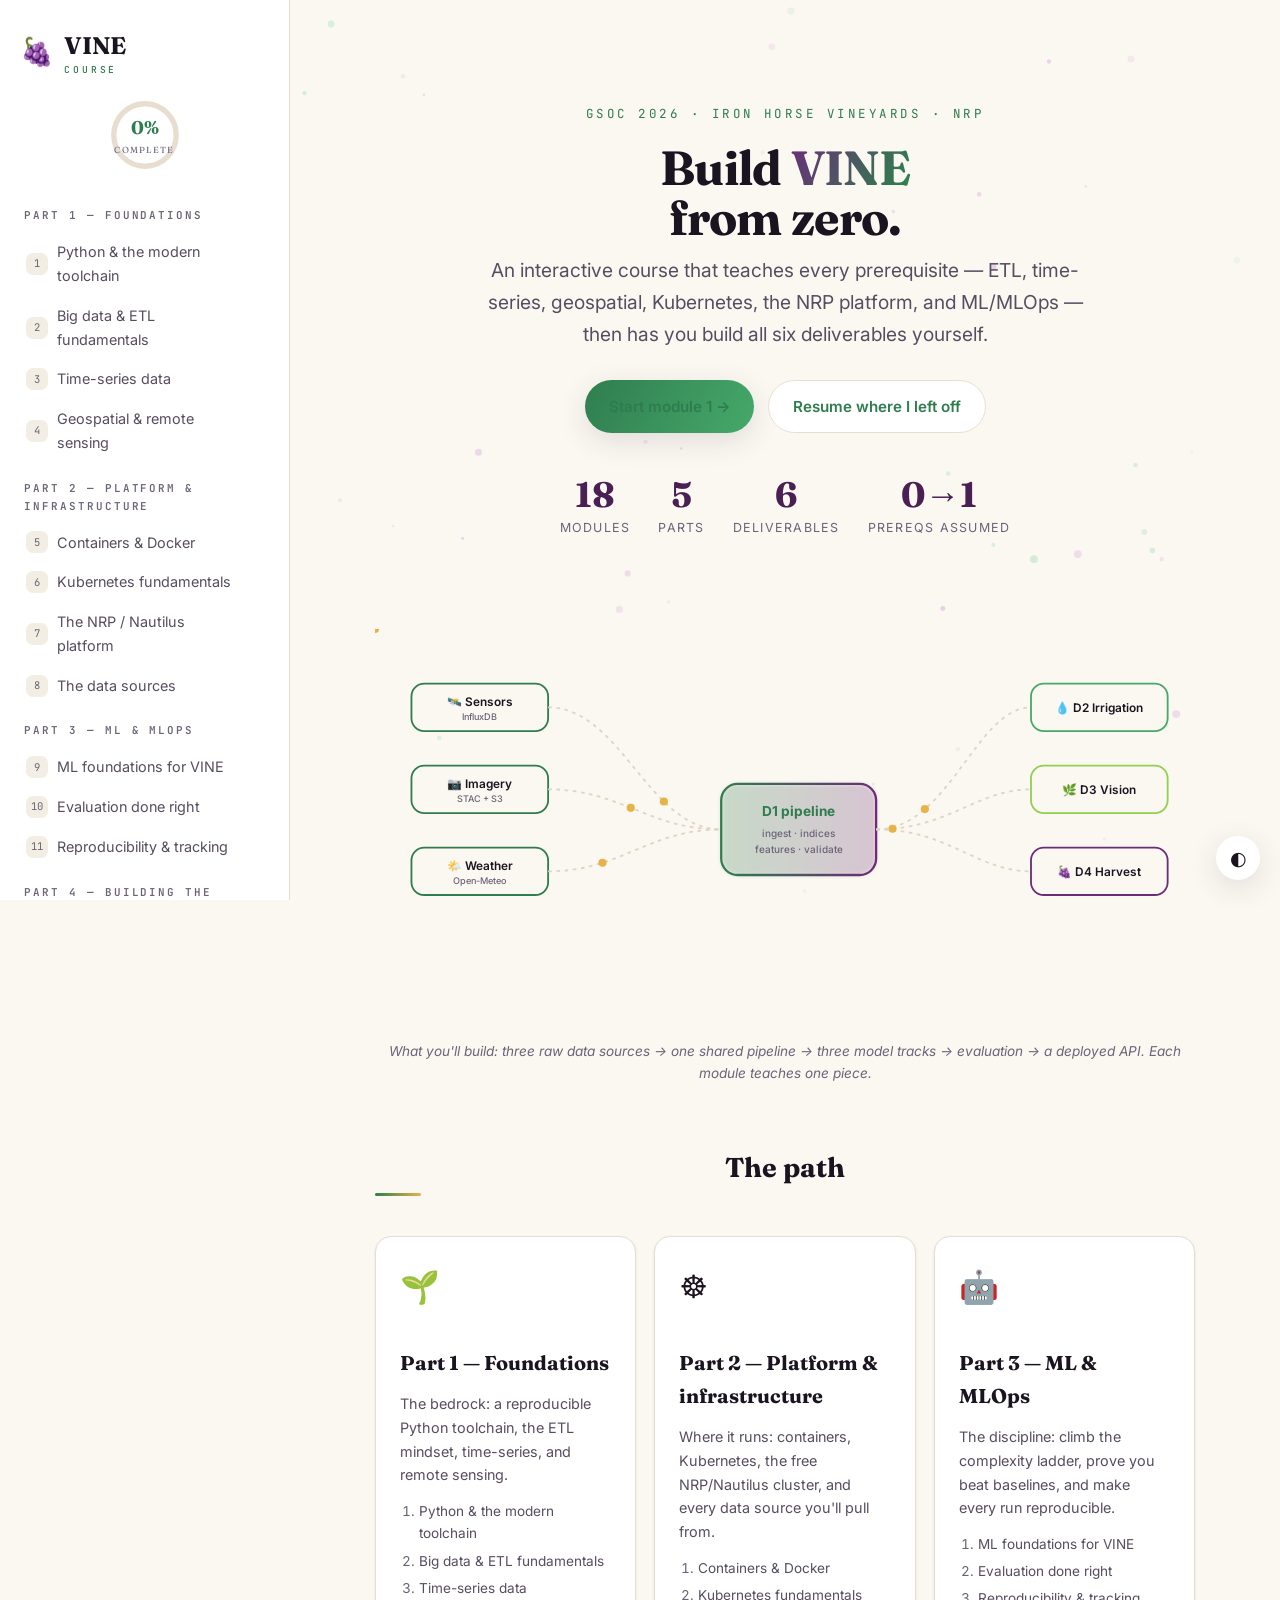
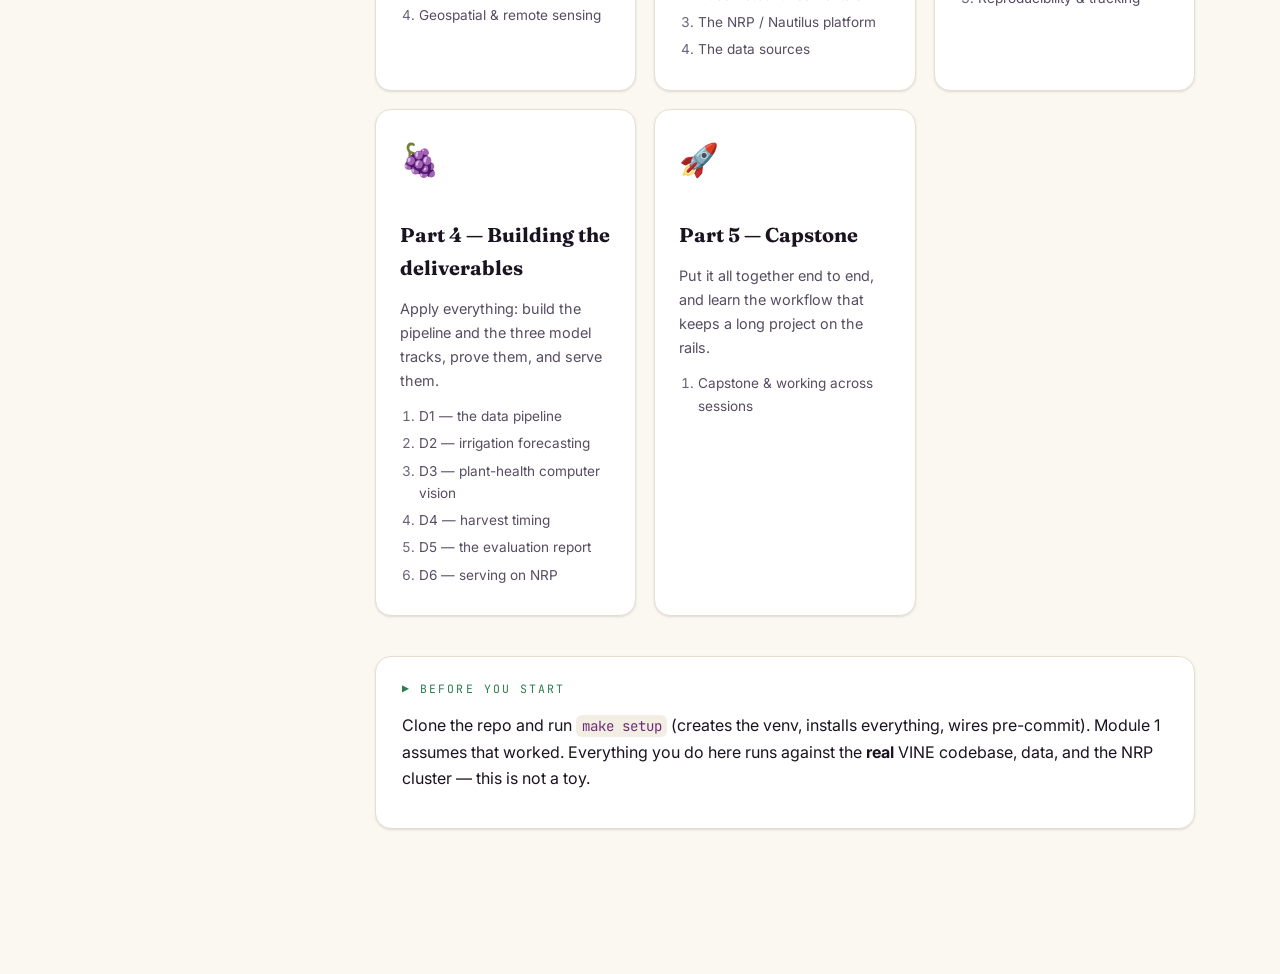
<file: course-site/index.html>
<!DOCTYPE html>
<html lang="en">
<head>
  <meta charset="UTF-8" />
  <meta name="viewport" content="width=device-width, initial-scale=1.0" />
  <title>The VINE Course — build the GSoC project from zero</title>
  <meta name="description" content="An interactive course that teaches every prerequisite to build VINE Track 2: ETL, time-series, geospatial, Kubernetes, the NRP platform, and ML/MLOps." />
  <link rel="preconnect" href="https://fonts.googleapis.com" />
  <link rel="preconnect" href="https://fonts.gstatic.com" crossorigin />
  <link href="https://fonts.googleapis.com/css2?family=Fraunces:opsz,wght@9..144,500;9..144,600;9..144,700&family=Inter:wght@400;500;600;700&family=JetBrains+Mono:wght@400;500&display=swap" rel="stylesheet" />
  <link rel="stylesheet" href="css/style.css" />
</head>
<body>
  <!-- animated grape-vine background canvas -->
  <canvas id="bg-canvas" aria-hidden="true"></canvas>

  <!-- top reading-progress bar -->
  <div id="read-progress" aria-hidden="true"></div>

  <!-- sidebar nav -->
  <aside id="sidebar">
    <a href="#/" class="brand">
      <span class="brand-mark">🍇</span>
      <span class="brand-text">VINE<small>course</small></span>
    </a>
    <div class="progress-ring-wrap">
      <svg class="progress-ring" viewBox="0 0 120 120" width="72" height="72">
        <circle class="ring-bg" cx="60" cy="60" r="52" />
        <circle class="ring-fg" id="ring-fg" cx="60" cy="60" r="52" />
      </svg>
      <div class="progress-ring-label"><span id="progress-pct">0%</span><small>complete</small></div>
    </div>
    <nav id="nav"></nav>
    <button id="reset-progress" title="Reset your progress">reset progress</button>
  </aside>

  <button id="menu-toggle" aria-label="Toggle menu">☰</button>

  <!-- main content -->
  <main id="content" tabindex="-1"></main>

  <button id="theme-toggle" aria-label="Toggle light/dark">◐</button>

  <script src="js/markdown.js"></script>
  <script src="js/diagrams.js"></script>
  <script src="js/content.js"></script>
  <script src="js/app.js"></script>
</body>
</html>
</file>
<file: course-site/css/style.css>
/* ============================================================
   VINE Course — design system + animations
   Vineyard theme: deep grape, vine green, cream. Zero deps.
   ============================================================ */

:root {
  --grape:   #4a1f53;
  --grape-2: #6b2d78;
  --vine:    #2f7d4f;
  --vine-2:  #46a96a;
  --leaf:    #8fd14f;
  --gold:    #e6b34a;
  --soil:    #6b4a2f;
  --cream:   #fbf8f1;
  --ink:     #1a1320;
  --muted:   #6c6378;

  --bg:        #fbf8f1;
  --bg-card:   #ffffff;
  --bg-soft:   #f3eee4;
  --text:      #1a1320;
  --text-soft: #574d61;
  --border:    #e7ded0;
  --accent:    var(--vine);
  --accent-2:  var(--grape);
  --code-bg:   #2a1f30;
  --code-text: #f3ecd9;

  --shadow-sm: 0 1px 3px rgba(40,20,50,.08), 0 1px 2px rgba(40,20,50,.06);
  --shadow-md: 0 8px 30px rgba(40,20,50,.12);
  --shadow-lg: 0 24px 60px rgba(40,20,50,.18);
  --radius: 16px;
  --sidebar-w: 290px;
  --maxw: 820px;

  --font-display: "Fraunces", Georgia, serif;
  --font-body: "Inter", system-ui, sans-serif;
  --font-mono: "JetBrains Mono", ui-monospace, monospace;
}

[data-theme="dark"] {
  --bg:        #140e1a;
  --bg-card:   #1e1626;
  --bg-soft:   #241a2e;
  --text:      #f3ecf7;
  --text-soft: #b9aec6;
  --border:    #33283f;
  --muted:     #8c809b;
  --code-bg:   #0d0913;
  --code-text: #ece3d4;
  --shadow-md: 0 8px 30px rgba(0,0,0,.4);
  --shadow-lg: 0 24px 60px rgba(0,0,0,.55);
}

* { box-sizing: border-box; }
html { scroll-behavior: smooth; }
body {
  margin: 0;
  font-family: var(--font-body);
  background: var(--bg);
  color: var(--text);
  line-height: 1.65;
  -webkit-font-smoothing: antialiased;
  transition: background .4s ease, color .4s ease;
}

#bg-canvas {
  position: fixed; inset: 0; z-index: -1;
  width: 100%; height: 100%;
  opacity: .5;
  pointer-events: none;
}

/* ---------- reading progress bar ---------- */
#read-progress {
  position: fixed; top: 0; left: 0; height: 3px; width: 0%;
  background: linear-gradient(90deg, var(--vine), var(--leaf), var(--gold));
  z-index: 100; transition: width .1s linear;
}

/* ---------- sidebar ---------- */
#sidebar {
  position: fixed; top: 0; left: 0; bottom: 0; width: var(--sidebar-w);
  background: var(--bg-card);
  border-right: 1px solid var(--border);
  padding: 22px 16px;
  overflow-y: auto;
  z-index: 50;
  transition: transform .35s cubic-bezier(.4,0,.2,1);
  scrollbar-width: thin;
}
.brand {
  display: flex; align-items: center; gap: 10px;
  text-decoration: none; color: var(--text);
  font-family: var(--font-display); font-weight: 700; font-size: 1.5rem;
  margin-bottom: 18px; padding: 4px;
}
.brand-mark { font-size: 1.7rem; animation: bob 3s ease-in-out infinite; }
@keyframes bob { 0%,100%{transform:translateY(0) rotate(-4deg);} 50%{transform:translateY(-4px) rotate(4deg);} }
.brand-text small { display:block; font-family: var(--font-mono); font-size:.6rem; letter-spacing:.3em; color: var(--accent); font-weight:500; text-transform:uppercase; margin-top:-4px;}

.progress-ring-wrap { position: relative; display:flex; justify-content:center; margin: 6px 0 20px; }
.progress-ring { transform: rotate(-90deg); }
.ring-bg { fill:none; stroke: var(--border); stroke-width: 9; }
.ring-fg {
  fill:none; stroke: url(#ringgrad); stroke: var(--vine);
  stroke-width: 9; stroke-linecap: round;
  stroke-dasharray: 326.7; stroke-dashoffset: 326.7;
  transition: stroke-dashoffset .8s cubic-bezier(.3,1,.4,1);
}
.progress-ring-label { position:absolute; inset:0; display:flex; flex-direction:column; align-items:center; justify-content:center; font-family: var(--font-display); }
.progress-ring-label span { font-size: 1.15rem; font-weight: 700; color: var(--accent); }
.progress-ring-label small { font-size: .55rem; letter-spacing:.15em; text-transform:uppercase; color: var(--muted); }

#nav { display: flex; flex-direction: column; gap: 2px; }
.nav-part {
  font-family: var(--font-mono); font-size: .68rem; letter-spacing:.18em;
  text-transform: uppercase; color: var(--muted);
  margin: 16px 8px 6px; font-weight: 600;
}
.nav-link {
  display: flex; align-items: center; gap: 9px;
  padding: 7px 10px; border-radius: 10px;
  text-decoration: none; color: var(--text-soft);
  font-size: .9rem; transition: all .18s ease; position: relative;
}
.nav-link:hover { background: var(--bg-soft); color: var(--text); transform: translateX(2px); }
.nav-link.active { background: linear-gradient(90deg, color-mix(in srgb, var(--vine) 18%, transparent), transparent); color: var(--text); font-weight: 600; }
.nav-link.active::before { content:""; position:absolute; left:0; top:18%; bottom:18%; width:3px; border-radius:3px; background: var(--vine); }
.nav-num {
  flex: 0 0 22px; height:22px; display:grid; place-items:center;
  font-family: var(--font-mono); font-size:.66rem; border-radius:7px;
  background: var(--bg-soft); color: var(--muted); transition: all .18s;
}
.nav-link.active .nav-num { background: var(--vine); color: #fff; }
.nav-check { margin-left:auto; color: var(--vine-2); opacity:0; transform:scale(.5); transition:all .2s; font-size:.8rem;}
.nav-link.done .nav-check { opacity:1; transform:scale(1); }
.nav-link.done .nav-num { background: color-mix(in srgb, var(--vine) 25%, transparent); color: var(--vine-2); }

#reset-progress {
  margin-top: 22px; width:100%; padding:8px; font-family:var(--font-mono); font-size:.7rem;
  background:none; border:1px dashed var(--border); color:var(--muted); border-radius:9px; cursor:pointer;
  transition: all .2s;
}
#reset-progress:hover { color: var(--grape-2); border-color: var(--grape-2); }

/* ---------- buttons ---------- */
#menu-toggle, #theme-toggle {
  position: fixed; z-index: 60; border:none; cursor:pointer;
  width: 44px; height:44px; border-radius: 50%;
  background: var(--bg-card); color: var(--text);
  box-shadow: var(--shadow-md); font-size: 1.2rem;
  transition: transform .2s, background .3s;
}
#menu-toggle { top: 14px; left: 14px; display:none; }
#theme-toggle { bottom: 20px; right: 20px; }
#theme-toggle:hover, #menu-toggle:hover { transform: scale(1.1) rotate(8deg); }

/* ---------- main ---------- */
#content {
  margin-left: var(--sidebar-w);
  padding: 64px clamp(20px, 6vw, 90px) 120px;
  max-width: calc(var(--maxw) + var(--sidebar-w) + 180px);
  outline: none;
}
.module { max-width: var(--maxw); margin: 0 auto; }

/* reveal-on-scroll */
.reveal { opacity: 0; transform: translateY(24px); transition: opacity .7s ease, transform .7s cubic-bezier(.2,.8,.2,1); }
.reveal.in { opacity: 1; transform: none; }

/* ---------- hero (landing) ---------- */
.hero { text-align: center; padding: 40px 0 30px; position: relative; }
.hero .eyebrow {
  font-family: var(--font-mono); font-size:.78rem; letter-spacing:.28em; text-transform:uppercase;
  color: var(--accent); margin-bottom: 18px;
}
.hero h1 {
  font-family: var(--font-display); font-weight:700;
  font-size: clamp(2.6rem, 7vw, 4.6rem); line-height: 1.02; margin: 0 0 18px;
  letter-spacing: -.02em;
}
.hero h1 .grad {
  background: linear-gradient(115deg, var(--grape-2), var(--vine), var(--gold));
  background-size: 200% auto; -webkit-background-clip: text; background-clip: text;
  -webkit-text-fill-color: transparent; animation: shimmer 6s linear infinite;
}
@keyframes shimmer { to { background-position: 200% center; } }
.hero p.lede { font-size: 1.2rem; color: var(--text-soft); max-width: 620px; margin: 0 auto 30px; }
.hero-cta { display:flex; gap:14px; justify-content:center; flex-wrap:wrap; }
.btn {
  display:inline-flex; align-items:center; gap:8px;
  padding: 13px 24px; border-radius: 999px; text-decoration:none;
  font-weight:600; font-size:.95rem; cursor:pointer; border:none;
  transition: transform .2s, box-shadow .2s;
}
.btn-primary { background: linear-gradient(120deg, var(--vine), var(--vine-2)); color:#fff; box-shadow: var(--shadow-md); }
.btn-primary:hover { transform: translateY(-3px); box-shadow: var(--shadow-lg); }
.btn-ghost { background: var(--bg-card); color: var(--text); border:1px solid var(--border); }
.btn-ghost:hover { transform: translateY(-3px); border-color: var(--accent); }

.stats { display:flex; gap:28px; justify-content:center; flex-wrap:wrap; margin: 44px 0 10px; }
.stat { text-align:center; }
.stat b { font-family: var(--font-display); font-size: 2.2rem; color: var(--accent-2); display:block; line-height:1; }
.stat span { font-size:.78rem; color: var(--muted); text-transform:uppercase; letter-spacing:.1em; }

/* ---------- pipeline diagram ---------- */
.diagram-wrap { margin: 50px auto; max-width: var(--maxw); }
.diagram-wrap svg { width: 100%; height: auto; display:block; }
.flow-dot { fill: var(--gold); }
.diagram-caption { text-align:center; font-size:.85rem; color: var(--muted); margin-top: 10px; font-style: italic; }

/* ---------- part cards on landing ---------- */
.parts-grid { display:grid; grid-template-columns: repeat(auto-fit,minmax(240px,1fr)); gap: 18px; margin: 40px 0; }
.part-card {
  background: var(--bg-card); border:1px solid var(--border); border-radius: var(--radius);
  padding: 24px; box-shadow: var(--shadow-sm); transition: transform .25s, box-shadow .25s, border-color .25s;
  position: relative; overflow: hidden;
}
.part-card::after {
  content:""; position:absolute; inset:0 0 auto 0; height:4px;
  background: linear-gradient(90deg, var(--vine), var(--gold));
  transform: scaleX(0); transform-origin:left; transition: transform .35s;
}
.part-card:hover { transform: translateY(-6px); box-shadow: var(--shadow-lg); border-color: transparent; }
.part-card:hover::after { transform: scaleX(1); }
.part-card .pc-icon { font-size: 2rem; margin-bottom: 12px; display:block; }
.part-card h3 { font-family: var(--font-display); margin:.2em 0 .4em; font-size:1.3rem; }
.part-card p { font-size:.9rem; color: var(--text-soft); margin:0 0 14px; }
.part-card ol { margin:0; padding-left: 1.1em; font-size:.85rem; color: var(--muted); }
.part-card ol a { color: var(--text-soft); text-decoration:none; }
.part-card ol a:hover { color: var(--accent); text-decoration: underline; }

/* ---------- module content typography ---------- */
.module-head { margin-bottom: 36px; }
.module-kicker { font-family: var(--font-mono); font-size:.74rem; letter-spacing:.2em; text-transform:uppercase; color: var(--accent); }
.module h1 { font-family: var(--font-display); font-size: clamp(2rem, 4.5vw, 3rem); line-height:1.05; margin:.25em 0; letter-spacing:-.015em;}
.module .hook { font-size: 1.15rem; color: var(--text-soft); font-style: italic; border-left:3px solid var(--vine); padding-left:16px; }

.module h2 {
  font-family: var(--font-display); font-size: 1.7rem; margin: 2.2em 0 .6em;
  padding-bottom: .25em; position: relative;
}
.module h2::after { content:""; position:absolute; left:0; bottom:0; width:46px; height:3px; border-radius:3px; background: linear-gradient(90deg,var(--vine),var(--gold)); }
.module h3 { font-family: var(--font-display); font-size: 1.25rem; margin: 1.6em 0 .4em; }
.module p { margin: .9em 0; }
.module a { color: var(--accent); text-underline-offset: 3px; }
.module ul, .module ol { padding-left: 1.4em; }
.module li { margin: .35em 0; }
.module strong { color: var(--text); font-weight: 700; }

blockquote {
  margin: 1.4em 0; padding: 14px 20px; border-radius: 12px;
  background: var(--bg-soft); border-left: 4px solid var(--gold);
  color: var(--text-soft);
}
blockquote p { margin: .3em 0; }

/* code */
code { font-family: var(--font-mono); font-size: .88em; background: var(--bg-soft); padding: .12em .4em; border-radius: 6px; color: var(--grape-2); }
[data-theme="dark"] code { color: var(--leaf); }
pre {
  background: var(--code-bg); color: var(--code-text);
  padding: 18px 20px; border-radius: 14px; overflow-x: auto;
  font-family: var(--font-mono); font-size: .85rem; line-height: 1.6;
  box-shadow: var(--shadow-md); margin: 1.4em 0; position: relative;
}
pre code { background: none; color: inherit; padding: 0; }
pre::before {
  content: "›_"; position:absolute; top:10px; right:14px; font-size:.7rem; color: var(--vine-2); opacity:.6;
}

/* tables */
.module table { width:100%; border-collapse: collapse; margin: 1.4em 0; font-size: .9rem; box-shadow: var(--shadow-sm); border-radius:12px; overflow:hidden;}
.module th, .module td { text-align:left; padding: 10px 14px; border-bottom: 1px solid var(--border); }
.module th { background: var(--grape); color:#fff; font-weight:600; font-size:.82rem; letter-spacing:.02em; }
.module tr:nth-child(even) td { background: var(--bg-soft); }

/* callout boxes from markdown :::note etc */
.callout { margin:1.4em 0; padding:16px 20px; border-radius:12px; border:1px solid var(--border); display:flex; gap:12px; }
.callout .ci { font-size:1.3rem; flex:0 0 auto; }
.callout-note { background: color-mix(in srgb, var(--vine) 8%, var(--bg-card)); border-color: color-mix(in srgb,var(--vine) 30%, transparent); }
.callout-warn { background: color-mix(in srgb, var(--gold) 12%, var(--bg-card)); border-color: color-mix(in srgb,var(--gold) 40%, transparent); }
.callout-try { background: color-mix(in srgb, var(--grape-2) 9%, var(--bg-card)); border-color: color-mix(in srgb,var(--grape-2) 30%, transparent); }

/* objectives / self-test cards */
.card-block { background: var(--bg-card); border:1px solid var(--border); border-radius: var(--radius); padding: 22px 26px; margin: 1.6em 0; box-shadow: var(--shadow-sm); }
.card-block > .cb-title { font-family: var(--font-mono); font-size:.72rem; letter-spacing:.18em; text-transform:uppercase; color: var(--accent); margin-bottom:10px; display:flex; align-items:center; gap:8px;}

/* hands-on steps */
.hands-on ol { counter-reset: step; list-style:none; padding-left:0; }
.hands-on ol > li { position: relative; padding: 4px 0 14px 44px; }
.hands-on ol > li::before {
  counter-increment: step; content: counter(step);
  position:absolute; left:0; top:2px; width:30px; height:30px;
  background: linear-gradient(135deg,var(--vine),var(--vine-2)); color:#fff;
  border-radius: 9px; display:grid; place-items:center; font-weight:700; font-size:.85rem;
  font-family: var(--font-mono); box-shadow: var(--shadow-sm);
}

/* ---------- interactive NDVI widget ---------- */
.ndvi-demo { background: var(--bg-card); border:1px solid var(--border); border-radius: var(--radius); padding: 24px; margin: 1.8em 0; box-shadow: var(--shadow-sm); }
.ndvi-demo h4 { margin:0 0 4px; font-family: var(--font-display); font-size:1.15rem; }
.ndvi-demo .sub { font-size:.82rem; color: var(--muted); margin-bottom: 18px; }
.ndvi-row { display:flex; align-items:center; gap:14px; margin:12px 0; }
.ndvi-row label { flex:0 0 120px; font-size:.85rem; font-family: var(--font-mono); }
.ndvi-row input[type=range] { flex:1; accent-color: var(--vine); }
.ndvi-row .val { flex:0 0 46px; text-align:right; font-family:var(--font-mono); font-size:.85rem; color: var(--accent); }
.ndvi-out { display:flex; align-items:center; gap:18px; margin-top:18px; padding-top:18px; border-top:1px solid var(--border); }
.ndvi-swatch { width:84px; height:84px; border-radius:14px; box-shadow: var(--shadow-md); transition: background .3s; flex:0 0 auto; }
.ndvi-num { font-family: var(--font-display); }
.ndvi-num b { font-size: 2.4rem; display:block; line-height:1; }
.ndvi-num span { font-size:.8rem; color: var(--muted); }
.ndvi-verdict { font-size:.9rem; color: var(--text-soft); margin-top:4px; }

/* ---------- pager / mark complete ---------- */
.module-footer { margin-top: 60px; padding-top: 28px; border-top: 1px solid var(--border); display:flex; flex-direction:column; gap:20px; }
.complete-btn {
  align-self:flex-start; display:inline-flex; align-items:center; gap:10px;
  padding: 13px 26px; border-radius: 999px; border:2px solid var(--vine); background:none;
  color: var(--vine); font-weight:700; cursor:pointer; font-size:.95rem; transition: all .25s;
}
.complete-btn:hover { background: var(--vine); color:#fff; }
.complete-btn.done { background: var(--vine); color:#fff; }
.pager { display:flex; justify-content:space-between; gap:14px; }
.pager a {
  flex:1; text-decoration:none; padding:16px 20px; border-radius:14px; border:1px solid var(--border);
  background: var(--bg-card); transition: all .22s; box-shadow: var(--shadow-sm);
}
.pager a:hover { transform: translateY(-3px); box-shadow: var(--shadow-md); border-color: var(--accent); }
.pager small { font-family: var(--font-mono); font-size:.66rem; letter-spacing:.15em; text-transform:uppercase; color: var(--muted); }
.pager b { display:block; color: var(--text); font-family: var(--font-display); font-size:1.05rem; margin-top:3px; }
.pager .next { text-align:right; }
.pager .disabled { opacity:.35; pointer-events:none; }

/* confetti */
#confetti { position: fixed; inset:0; pointer-events:none; z-index:200; }

/* ---------- responsive ---------- */
@media (max-width: 900px) {
  #sidebar { transform: translateX(-100%); box-shadow: var(--shadow-lg); }
  #sidebar.open { transform: none; }
  #menu-toggle { display:grid; place-items:center; }
  #content { margin-left: 0; padding-top: 72px; }
}

@media (prefers-reduced-motion: reduce) {
  *, *::before, *::after { animation-duration:.001ms !important; transition-duration:.001ms !important; }
  .reveal { opacity:1; transform:none; }
}
</file>
